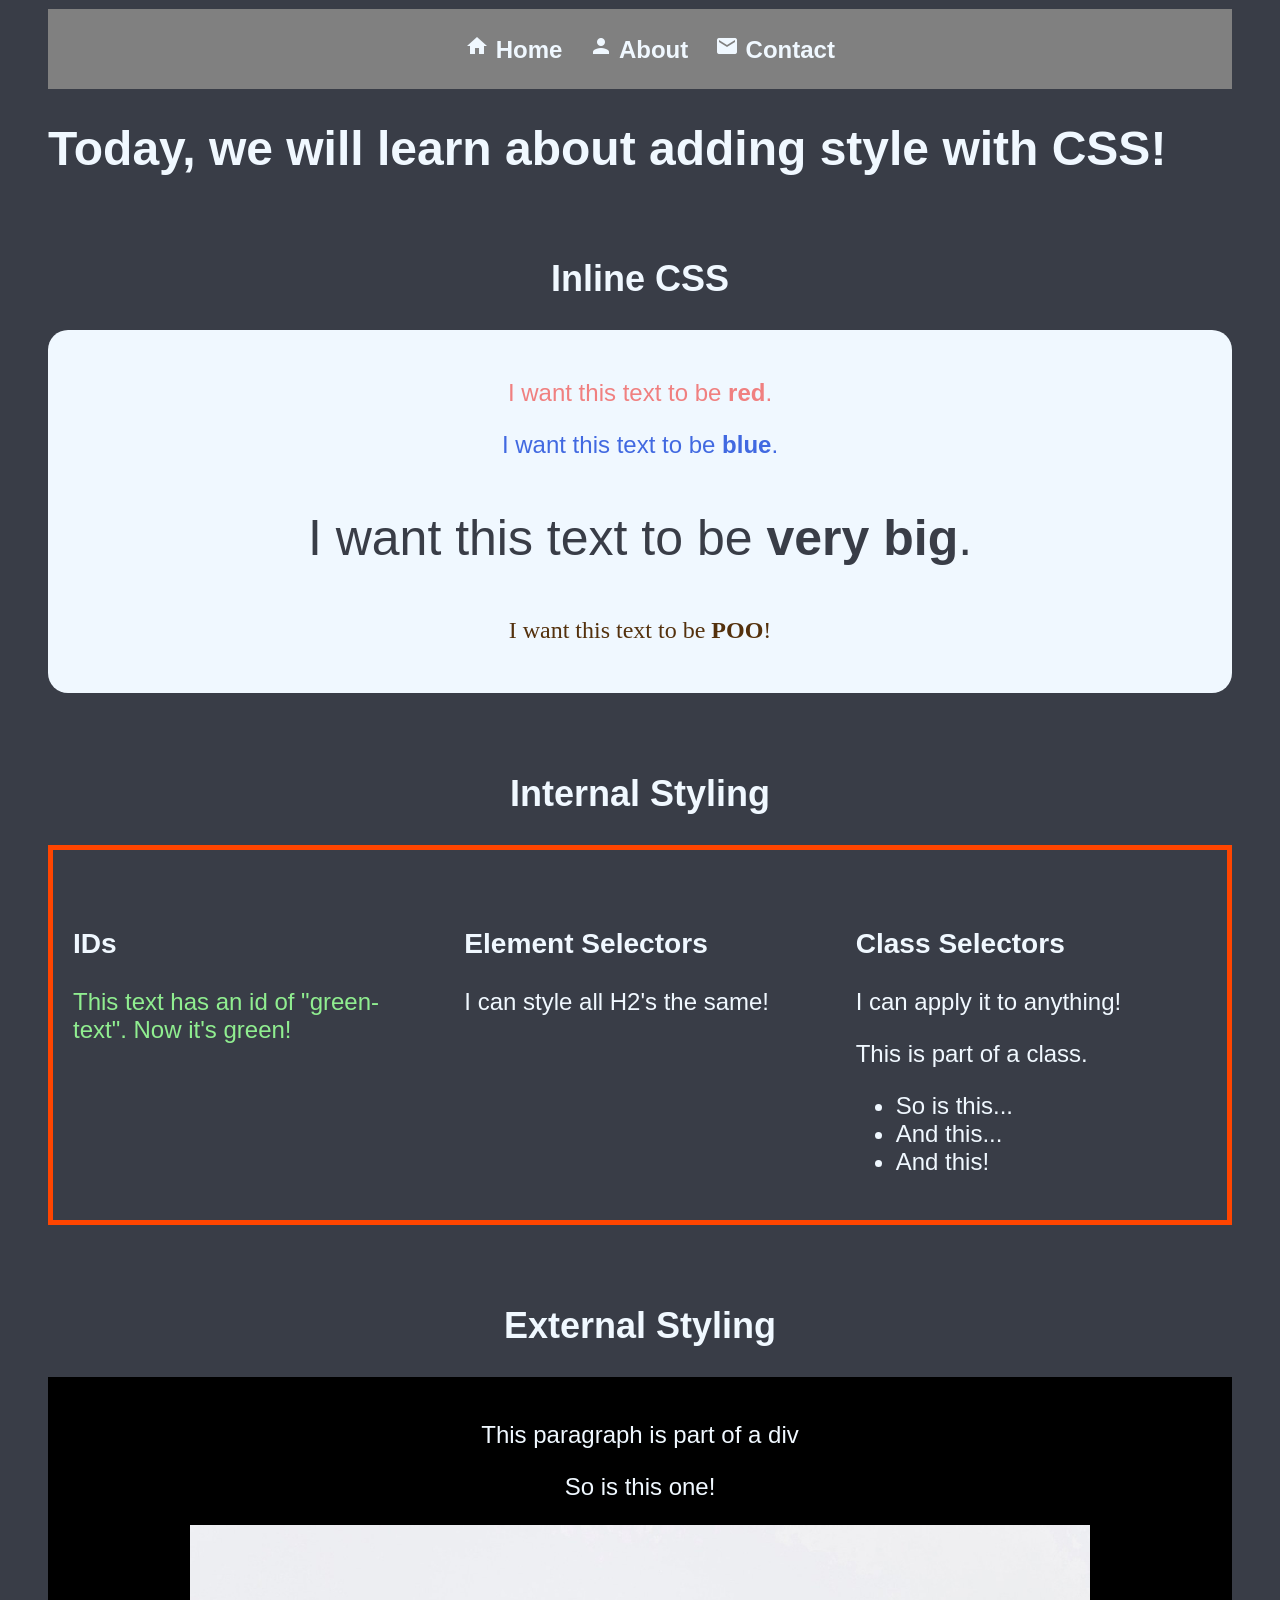
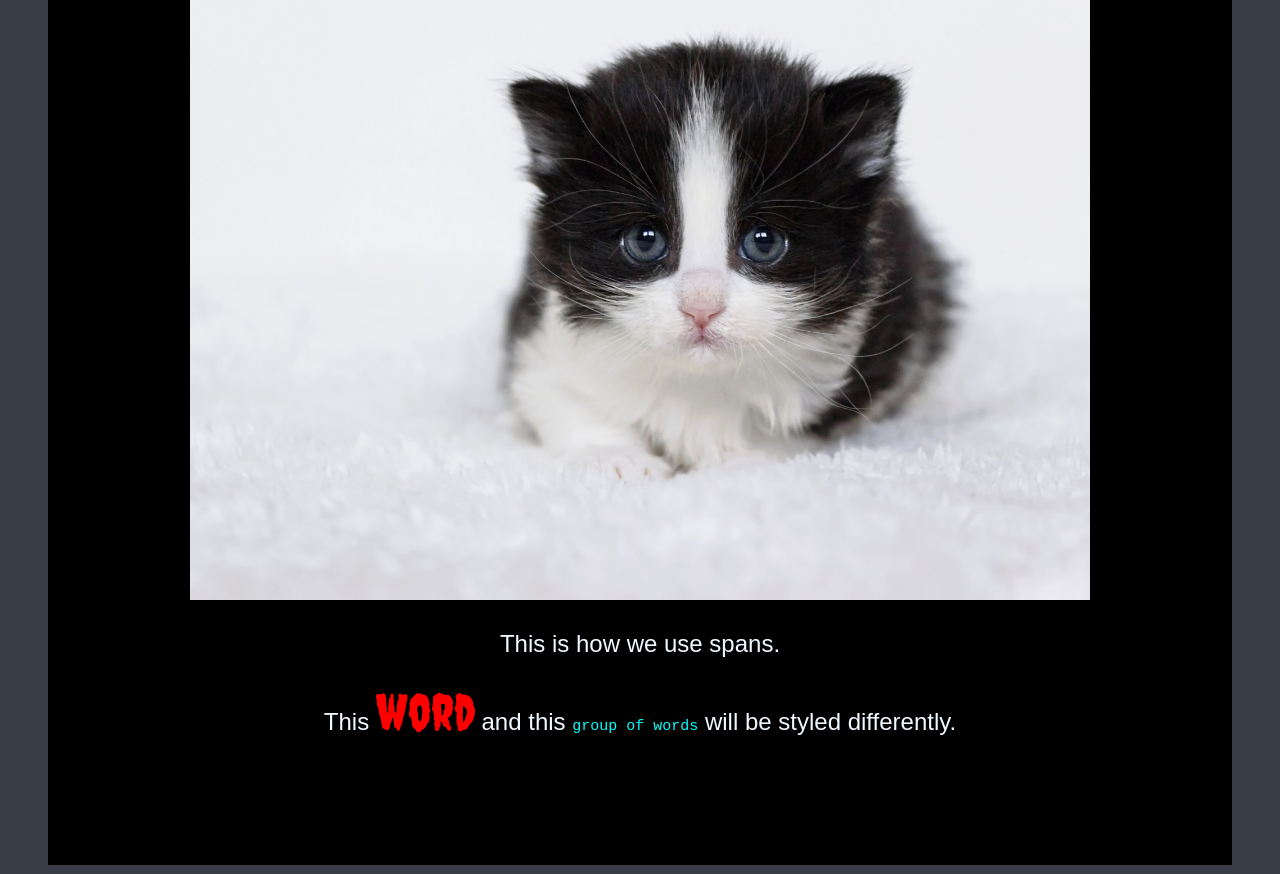
<file: css_demo/index.html>
<!DOCTYPE html>
<html lang="en">
<head>
    <meta charset="UTF-8">
    <meta name="viewport" content="width=device-width, initial-scale=1.0">
    <title>Karina CSS Demo</title>
    <link rel="stylesheet" href="css/style.css">
    <link rel="stylesheet" href="https://fonts.googleapis.com/icon?family=Material+Icons">
    <link href="https://fonts.googleapis.com/css?family=Creepster" rel="stylesheet">
</head>
<body>
    <div class="nav_container">
        <ul class="nav">
            <li><a href="index.html"><i class="material-icons">home</i> Home</a></li>
            <li><a href="about.html"><i class="material-icons">person</i> About</a></li>
            <li><a href="contact.html"><i class="material-icons">email</i> Contact</a></li>
        </ul>
    </div>

    <h1>Today, we will learn about adding style with CSS!</h1>

    <h2>Inline CSS</h2>
    <div class="box">
        <p style="color: lightcoral;">I want this text to be <b>red</b>.</p>
        <p style="color: royalblue;">I want this text to be <b>blue</b>.</p>
        <p style="font-size: 50px;">I want this text to be <b>very big</b>.</p>
        <p style="color: rgb(84, 49, 13); font-family: impact;">I want this text to be <b>POO</b>!</p>
    </div>

    <h2>Internal Styling</h2>
    <div class="container">
        <div class="column">
            <h3>IDs</h3>
            <p id="green-text">This text has an id of "green-text". Now it's green!</p>
            <!-- The id "green-text" can only be used ONCE! -->
        </div>
        <div class="column">
            <h3>Element Selectors</h3>
            <p>I can style all H2's the same!</p>
        </div>
        <div class="column">
            <h3>Class Selectors</h3>
            <p>I can apply it to anything!</p>
            <p class="test">This is part of a class.</p>
            <ul class="test">
                <li>So is this...</li>
                <li>And this...</li>
                <li>And this!</li>
            </ul>
        </div>
    </div>

    <h2>External Styling</h2>
    <div class="copy">
        <p>This paragraph is part of a div</p>
        <p>So is this one!</p>
        <img src="images/kitten.jpg" width="900">
        <p>This is how we use spans.</p>
        <p>This <span id="span1">word</span> and this <span id="span2">group of words</span> will be styled differently.</p>
    </div>
</body>
</html>
</file>
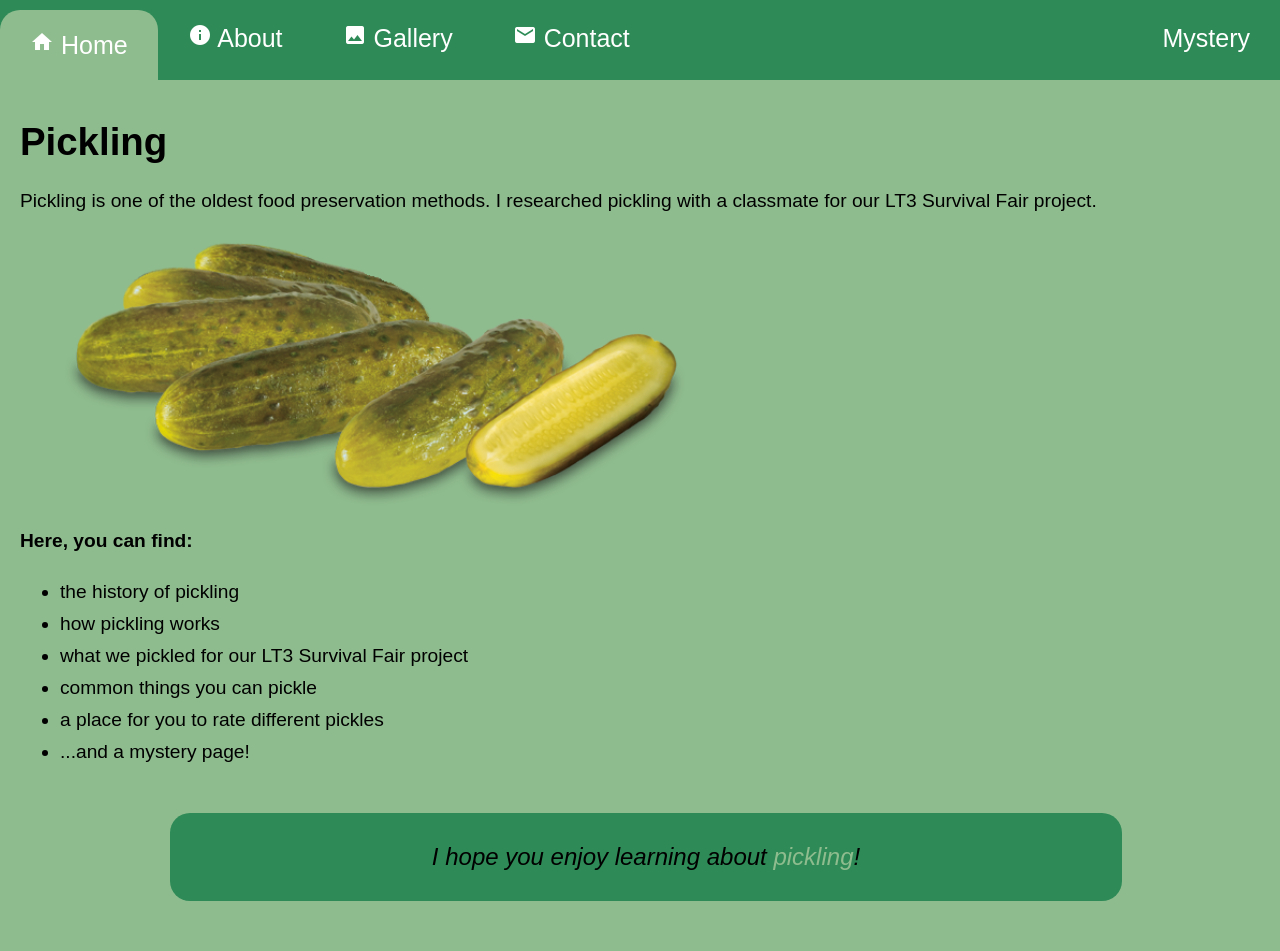
<file: final/index.html>
<!DOCTYPE html>
<html lang="en">
<head>
    <meta charset="UTF-8">
    <meta name="viewport" content="width=device-width, initial-scale=1.0">
    <title>Pickling - Home</title>
    
    <link rel="stylesheet" href="css/style.css">
    <link rel="stylesheet" href="https://fonts.googleapis.com/icon?family=Material+Icons">
    <link rel="icon" type="image/x-icon" href="images/icons/home.png">
    <script type="text/JavaScript" src="js/script.js"></script>
</head>
<body>
    <ul class="nav">
        <li><a class="active" href="index.html"><i class="material-icons">home</i> Home</a></li>
        <li><a href="about.html"><i class="material-icons">info</i> About</a></li>
        <li><a href="gallery.html"><i class="material-icons">photo</i> Gallery</a></li>
        <li><a href="contact.html"><i class="material-icons">mail</i> Contact</a></li>
        <li style="float:right"><a href="mystery.html"><i class="material-icons">question_mark</i> Mystery</a></li>
    </ul>

    <h1>Pickling</h1>

    <p>Pickling is one of the oldest food preservation methods. I researched pickling with a classmate for our LT3 Survival Fair project.</p>
    <img class="enlarge" src="images/pickles.png" width="670">

    <p><b>Here, you can find:</b></p>
    <ul>
        <li>the history of pickling</li>
        <li>how pickling works</li>
        <li>what we pickled for our LT3 Survival Fair project</li>
        <li>common things you can pickle</li>
        <li>a place for you to rate different pickles</li>
        <li>...and a mystery page!</li>
    </ul>

    <p class="block">I hope you enjoy learning about <span style="color: darkseagreen">pickling</span>!</p>

</body>
</html>
</file>
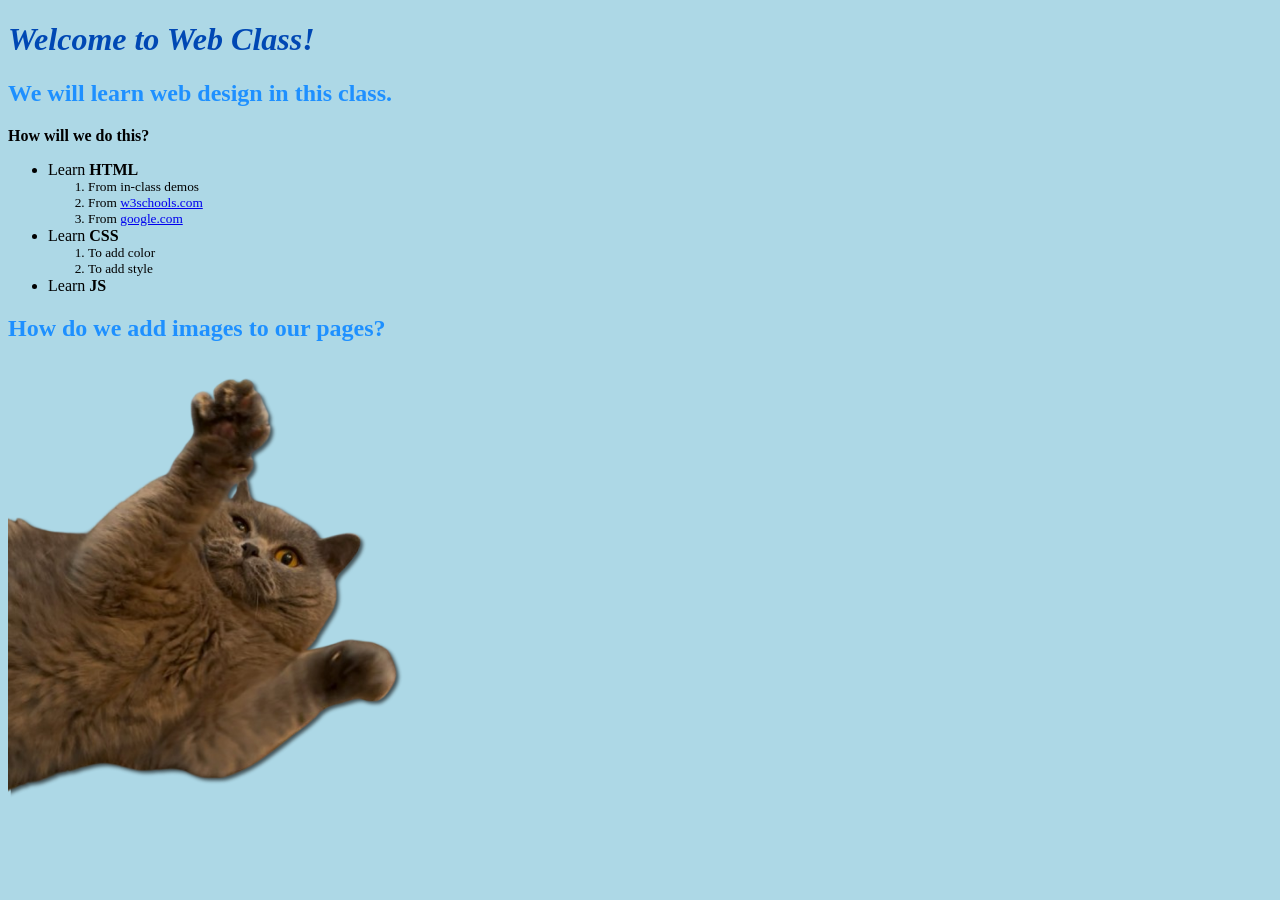
<file: html_demo/index.html>
<!DOCTYPE html>
<html>

    <head>
        <title>Karina | HTML Demo</title>
    </head>

    <body style="background-color: lightblue; font-family: DengXian">
        <h1 style="color: rgb(0, 72, 180);"><i>Welcome to Web Class!</i></h1>

        <h2 style="color: dodgerblue;">We will learn web design in this class.</h2>
        <p><b>How will we do this?</b></p>
        <ul>
            <li>Learn <b>HTML</b></li>
                <ol><small>
                    <li>From in-class demos</li>
                    <li>From <a href="https://www.w3schools.com/" target="_blank">w3schools.com</a></li>
                    <!--short for hyperlink reference-->
                    <li>From <a href="https://www.google.com/" target="_blank">google.com</a></li>
                </small></ol>
            <li>Learn <b>CSS</b></li>
                <ol><small>
                    <li>To add color</li>
                    <li>To add style</li>
                </small></ol>
            <li>Learn <b>JS</b></li>
        </ul>

        <h2 style="color: dodgerblue;">How do we add images to our pages?</h2>
        <img src="images/misty_bgremove.png" width="400" alt="Misty the cat">
    </body>

</html>
</file>
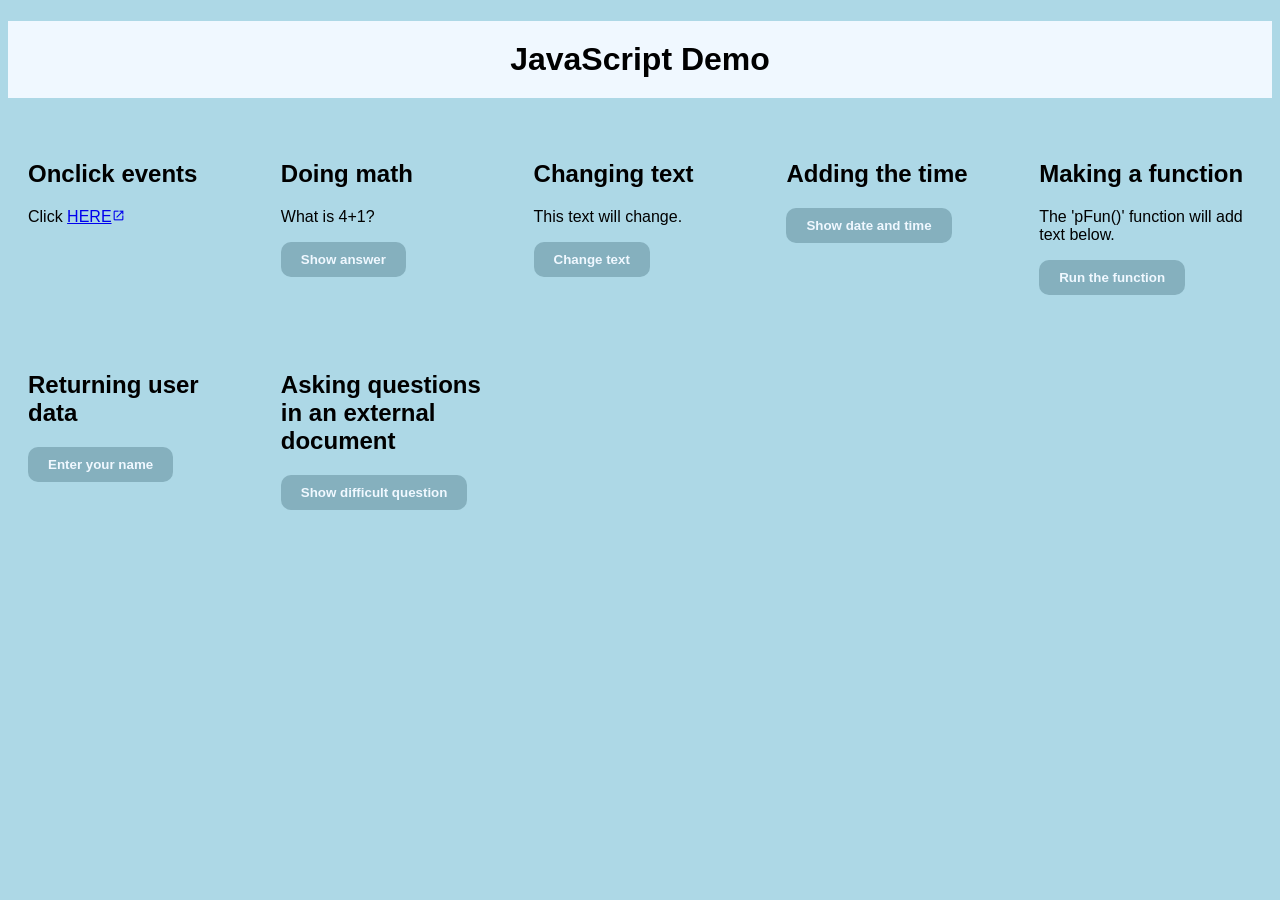
<file: js_demo/index.html>
<!DOCTYPE html>
<html lang="en">
<head>
    <meta charset="UTF-8">
    <meta name="viewport" content="width=device-width, initial-scale=1.0">
    <title>Karina | JS Demo</title>
    <link rel="stylesheet" href="css/style.css">
    <link rel="stylesheet" href="https://fonts.googleapis.com/icon?family=Material+Icons">
    <script type="text/JavaScript" src="js/script.js"></script>
</head>
<body>
    <h1>JavaScript Demo</h1>

    <div class="container">
        <div class="column">
            <h2>Onclick events</h2>
            <p>Click <a href="https://www.google.com" target="_blank" onclick="alert('Warning! You\'ll be leaving my website!\nAre you sure?')">HERE<i class="material-icons" style="font-size: small;">open_in_new</i></a></p>
        </div>
        <div class="column">
            <h2>Doing math</h2>
            <p>What is 4+1?</p>
            <button onclick="document.getElementById('add').innerHTML=4+1">Show answer</button>
            <p id="add"></p>
        </div>
        <div class="column">
            <h2>Changing text</h2>
            <p id="change-text">This text will change.</p>
            <button onclick="document.getElementById('change-text').innerHTML='This text has been changed.'">Change text</button>
        </div>
        <div class="column">
            <h2>Adding the time</h2>
            <button onclick="document.getElementById('date').innerHTML=Date()">Show date and time</button>
            <p id="date"></p>
        </div>
        <div class="column">
            <h2>Making a function</h2>
            <p>The 'pFun()' function will add text below.</p>
            <button onclick="pFun()">Run the function</button>
            <p id="p-fun"></p>
        </div>
    </div>
    <div class="container">
        <div class="column">
            <h2>Returning user data</h2>
            <button onclick="askName()">Enter your name</button>
            <p id="ask-name"></p>
        </div>
        <div class="column">
            <h2>Asking questions in an external document</h2>
            <button onclick = "askQuestion()">Show difficult question</button>
            <p id="question"></p>
        </div>
        <div class="column"></div>
        <div class="column"></div>
        <div class="column"></div>
    </div>

    <script>
        /*alert("Is Irene very smort?");
        alert("Warning!\nI'm not spamming you!");*/

        function pFun() {
            var p = document.getElementById('p-fun');
            p.innerHTML = 'This is the function output.';
            p.style.color = 'blue'
            p.style.fontWeight = 'bold'
        }

        function askName() {
            var nameReturn = document.getElementById('ask-name')
            var name = prompt('Please enter your name in the box below.')
            if (name == '') {
                alert('Type something.')
            } else if (name == 'Irene' | name == 'Taylor' | name == 'Ms. Hollinghsead') {
                nameReturn.innerHTML = name + ' is very smort.'
            } else {
                nameReturn.innerHTML = 'Hello ' + name + '.'
            }
        }
    </script>
</body>
</html>
</file>
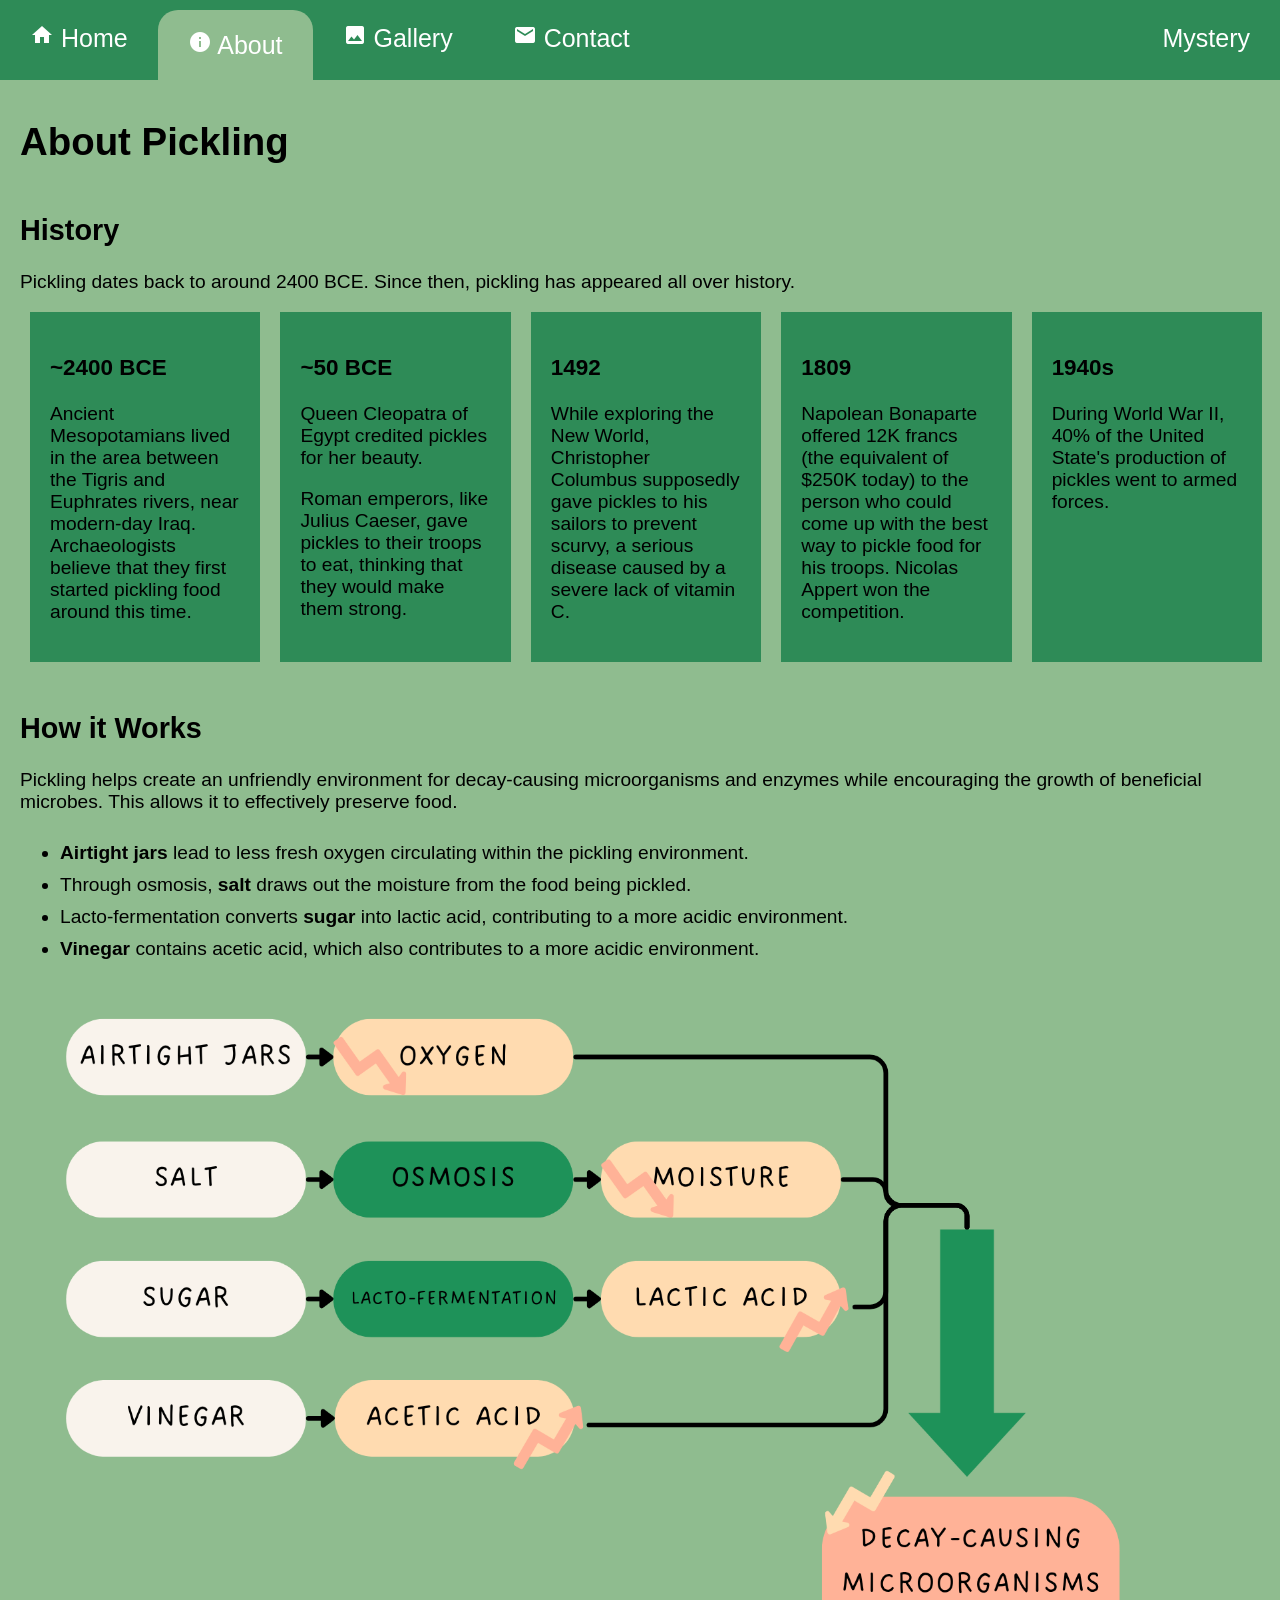
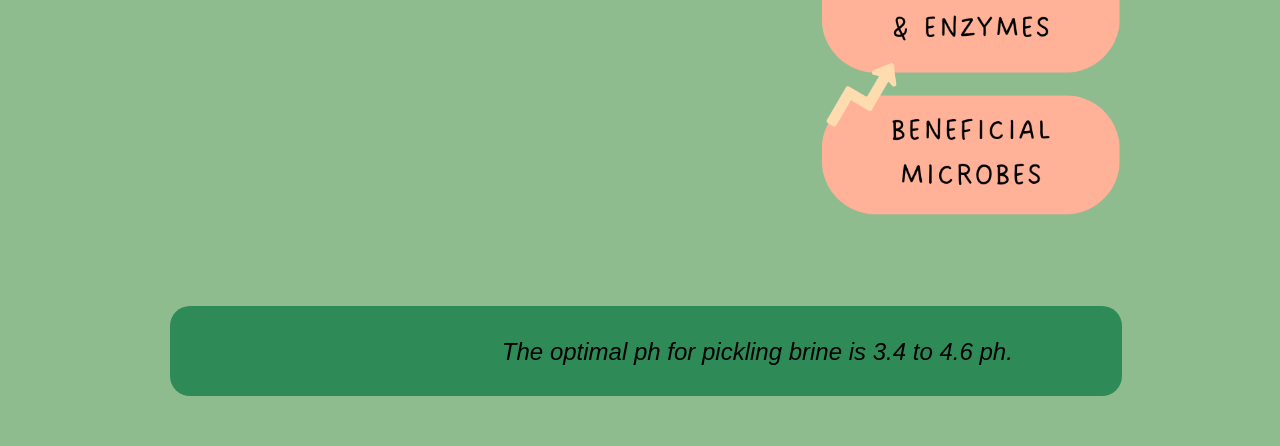
<file: final/about.html>
<!DOCTYPE html>
<html lang="en">
<head>
    <meta charset="UTF-8">
    <meta name="viewport" content="width=device-width, initial-scale=1.0">
    <title>Pickling - About</title>
    
    <link rel="stylesheet" href="css/style.css">
    <link rel="stylesheet" href="https://fonts.googleapis.com/icon?family=Material+Icons">
    <link rel="icon" type="image/x-icon" href="images/icons/info.png">
    <script type="text/JavaScript" src="js/script.js"></script>

    <style>
        .column {
            background-color: seagreen;
        }
    </style>
</head>
<body>
    <ul class="nav">
        <li><a href="index.html"><i class="material-icons">home</i> Home</a></li>
        <li><a class="active" href="about.html"><i class="material-icons">info</i> About</a></li>
        <li><a href="gallery.html"><i class="material-icons">photo</i> Gallery</a></li>
        <li><a href="contact.html"><i class="material-icons">email</i> Contact</a></li>
        <li style="float:right"><a href="mystery.html"><i class="material-icons">question_mark</i> Mystery</a></li>
    </ul>

    <h1>About Pickling</h1>

    <h2>History</h2>
    <p>Pickling dates back to around 2400 BCE. Since then, pickling has appeared all over history.</p>
    <div class="container">
        <div class="column enlarge">
            <h3>~2400 BCE</h3>
            <p>Ancient Mesopotamians lived in the area between the Tigris and Euphrates rivers, near modern-day Iraq. Archaeologists believe that they first started pickling food around this time.</p>
        </div>
        <div class="column enlarge">
            <h3>~50 BCE</h3>
            <p>Queen Cleopatra of Egypt credited pickles for her beauty.</p>
            <p>Roman emperors, like Julius Caeser, gave pickles to their troops to eat, thinking that they would make them strong.</p>
        </div>
        <div class="column enlarge">
            <h3>1492</h3>
            <p>While exploring the New World, Christopher Columbus supposedly gave pickles to his sailors to prevent scurvy, a serious disease caused by a severe lack of vitamin C.</p>
        </div>
        <div class="column enlarge">
            <h3>1809</h3>
            <p>Napolean Bonaparte offered 12K francs (the equivalent of $250K today) to the person who could come up with the best way to pickle food for his troops. Nicolas Appert won the competition.</p>
        </div>
        <div class="column enlarge">
            <h3>1940s</h3>
            <p>During World War II, 40% of the United State's production of pickles went to armed forces.</p>
        </div>
    </div>

    <h2>How it Works</h2>
    <p>Pickling helps create an unfriendly environment for decay-causing microorganisms and enzymes while encouraging the growth of beneficial microbes. This allows it to effectively preserve food.</p>
    <ul>
        <li><b>Airtight jars</b> lead to less fresh oxygen circulating within the pickling environment.</li>
        <li>Through osmosis, <b>salt</b> draws out the moisture from the food being pickled.</li>
        <li>Lacto-fermentation converts <b>sugar</b> into lactic acid, contributing to a more acidic environment.</li>
        <li><b>Vinegar</b> contains acetic acid, which also contributes to a more acidic environment.</li>
    </ul>
    <img src="images/how_it_works.png" alt="diagram depicting how airtight jars, salt, sugar, and vinegar all contribute to food preservation" width="1150">

    <p class="block"><i class="material-icons">lightbulb</i> The optimal ph for pickling brine is 3.4 to 4.6 ph.</p>

</body>
</html>
</file>
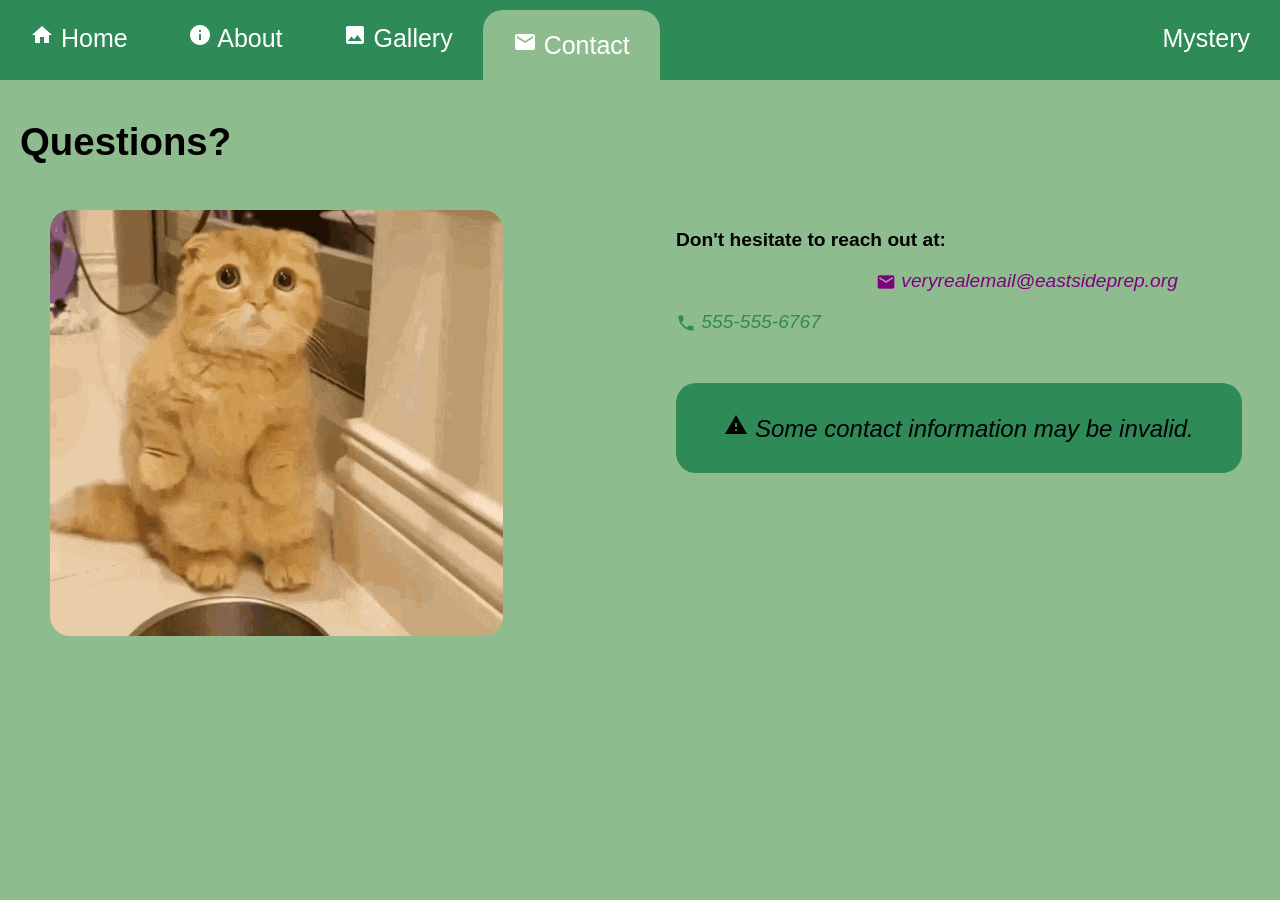
<file: final/contact.html>
<!DOCTYPE html>
<html lang="en">
<head>
    <meta charset="UTF-8">
    <meta name="viewport" content="width=device-width, initial-scale=1.0">
    <title>Pickling - Contact</title>
    
    <link rel="stylesheet" href="css/style.css">
    <link rel="stylesheet" href="https://fonts.googleapis.com/icon?family=Material+Icons">
    <link rel="icon" type="image/x-icon" href="images/icons/mail.png">
    <script type="text/JavaScript" src="js/script.js"></script>

    <style>
        .small {
            font-size: 20px;
            vertical-align: bottom;
        }
    </style>
</head>
<body>
    <ul class="nav">
        <li><a href="index.html"><i class="material-icons">home</i> Home</a></li>
        <li><a href="about.html"><i class="material-icons">info</i> About</a></li>
        <li><a href="gallery.html"><i class="material-icons">photo</i> Gallery</a></li>
        <li><a class="active" href="contact.html"><i class="material-icons">email</i> Contact</a></li>
        <li style="float:right"><a href="mystery.html"><i class="material-icons">question_mark</i> Mystery</a></li>
    </ul>

    <h1>Questions?</h1>

    <div class="container">
        <div class="column">
            <img class="enlarge" src="images/curious_cat.gif" width="80%" style="border-radius: 20px;">
        </div>
        <div class="column">
            <p><b>Don't hesitate to reach out at:</b></p>
            <p style="color: purple;"><i class="material-icons small">alternate_email</i> <i>veryrealemail@eastsideprep.org</i></p>
            <p style="color: seagreen;"><i class="material-icons small">call</i> <i>555-555-6767</i></p>

            <p class="block" style="margin: 50px 0px;"><i class="material-icons">warning</i> Some contact information may be invalid.</p>
        </div>
    </div>
</body>
</html>
</file>
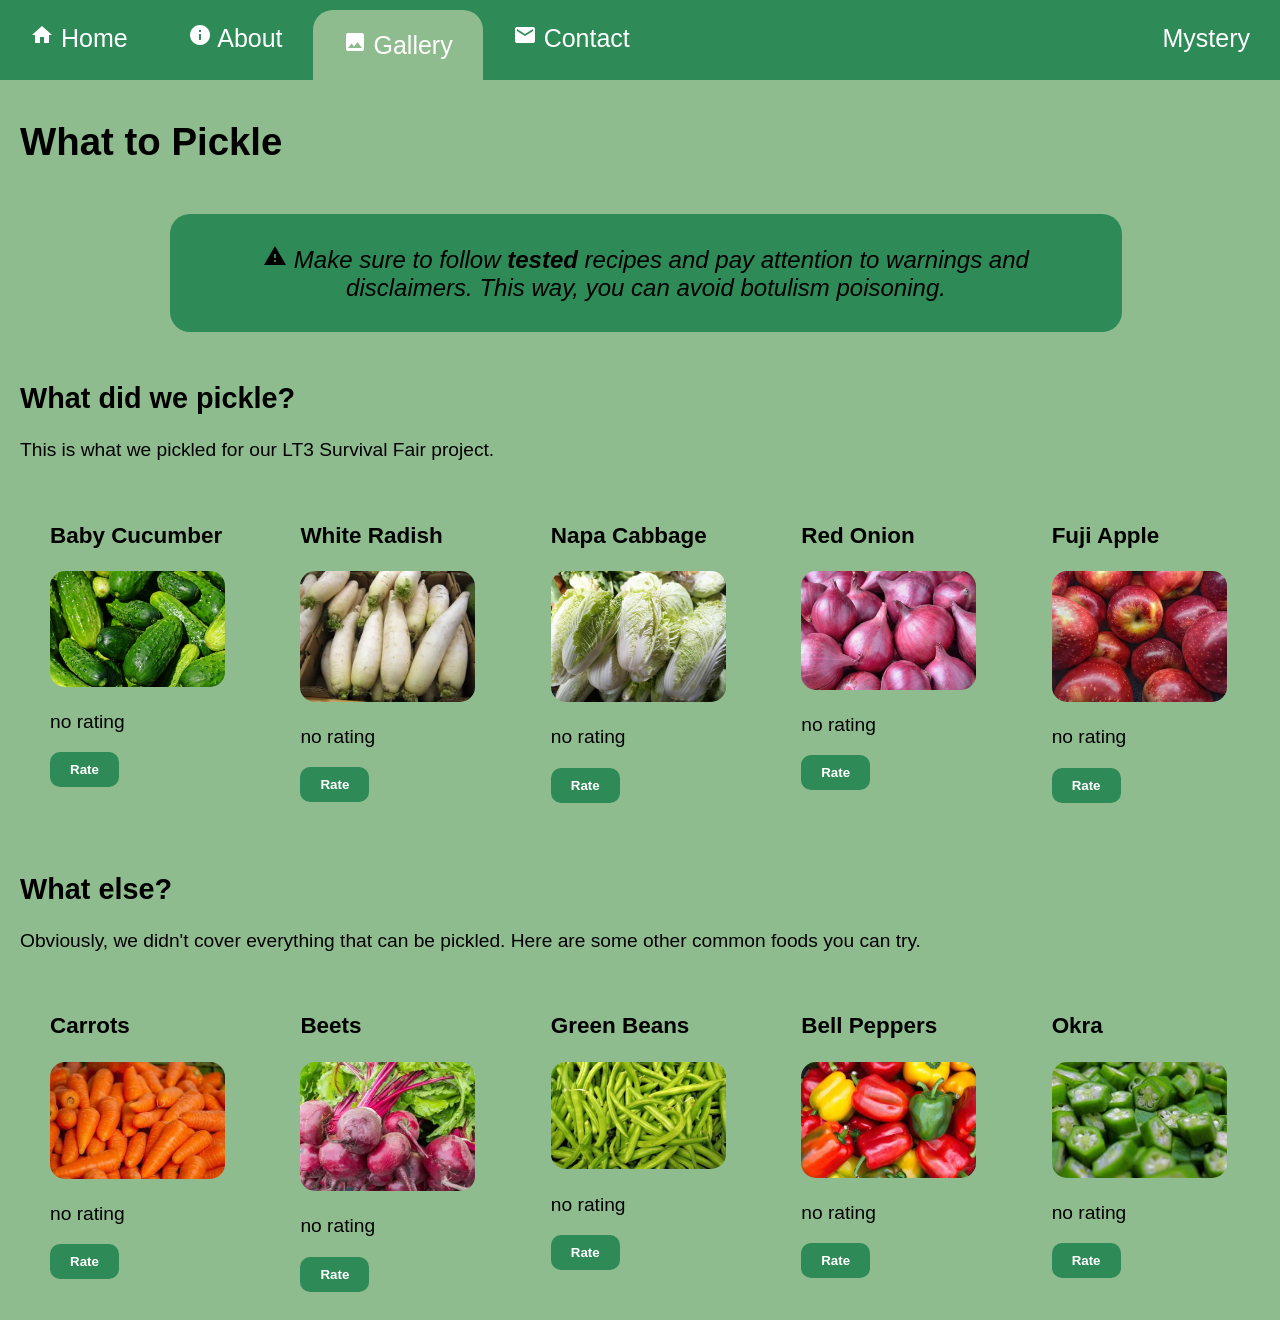
<file: final/gallery.html>
<!DOCTYPE html>
<html lang="en">
<head>
    <meta charset="UTF-8">
    <meta name="viewport" content="width=device-width, initial-scale=1.0">
    <title>Pickling - Gallery</title>

    <link rel="stylesheet" href="css/style.css">
    <link rel="stylesheet" href="https://fonts.googleapis.com/icon?family=Material+Icons">
    <link rel="icon" type="image/x-icon" href="images/icons/photo.png">
    <script type="text/JavaScript" src="js/script.js"></script>

    <style>
        img {
            border-radius: 15px;
        }
    </style>
</head>
<body>
    <ul class="nav">
        <li><a href="index.html"><i class="material-icons">home</i> Home</a></li>
        <li><a href="about.html"><i class="material-icons">info</i> About</a></li>
        <li><a class="active" href="gallery.html"><i class="material-icons">photo</i> Gallery</a></li>
        <li><a href="contact.html"><i class="material-icons">email</i> Contact</a></li>
        <li style="float:right"><a href="mystery.html"><i class="material-icons">question_mark</i> Mystery</a></li>
    </ul>

    <h1>What to Pickle</h1>

    <p class="block"><i class="material-icons">warning</i> Make sure to follow <b>tested</b> recipes and pay attention to warnings and disclaimers. This way, you can avoid botulism poisoning.</p>

    <h2>What did we pickle?</h2>
    <p>This is what we pickled for our LT3 Survival Fair project.</p>
    <div class="container">
        <div class="column">
            <h3>Baby Cucumber</h3>
            <img class="enlarge" src="images/gallery/cucumber.jpg" alt="baby cucumber" width="175">
            <p id="cucumber">no rating</p>
            <button onclick="rate('cucumber')">Rate</button>
        </div>
        <div class="column">
            <h3>White Radish</h3>
            <img class="enlarge" src="images/gallery/radish.webp" alt="white radish" width="175">
            <p id="radish">no rating</p>
            <button onclick="rate('radish')">Rate</button>
        </div>
        <div class="column">
            <h3>Napa Cabbage</h3>
            <img class="enlarge" src="images/gallery/cabbage.jpg" alt="napa cabbage" width="175">
            <p id="cabbage">no rating</p>
            <button onclick="rate('cabbage')">Rate</button>
        </div>
        <div class="column">
            <h3>Red Onion</h3>
            <img class="enlarge" src="images/gallery/onion.jpg" alt="red onion" width="175">
            <p id="onion">no rating</p>
            <button onclick="rate('onion')">Rate</button>
        </div>
        <div class="column">
            <h3>Fuji Apple</h3>
            <img class="enlarge" src="images/gallery/apple.jpg" alt="Fuji apple" width="175">
            <p id="apple">no rating</p>
            <button onclick="rate('apple')">Rate</button>
        </div>
    </div>

    <h2>What else?</h2>
    <p>Obviously, we didn't cover everything that can be pickled. Here are some other common foods you can try.</p>
    <div class="container">
        <div class="column">
            <h3>Carrots</h3>
            <img class="enlarge" src="images/gallery/carrot.webp" alt="carrots" width="175">
            <p id="carrots">no rating</p>
            <button onclick="rate('carrots')">Rate</button>
        </div>
        <div class="column">
            <h3>Beets</h3>
            <img class="enlarge" src="images/gallery/beet.webp" alt="beets" width="175">
            <p id="beets">no rating</p>
            <button onclick="rate('beets')">Rate</button>
        </div>
        <div class="column">
            <h3>Green Beans</h3>
            <img class="enlarge" src="images/gallery/green_bean.webp" alt="green beans" width="175">
            <p id="green_beans">no rating</p>
            <button onclick="rate('green_beans')">Rate</button>
        </div>
        <div class="column">
            <h3>Bell Peppers</h3>
            <img class="enlarge" src="images/gallery/bell_pepper.webp" alt="bell peppers" width="175">
            <p id="peppers">no rating</p>
            <button onclick="rate('peppers')">Rate</button>
        </div>
        <div class="column">
            <h3>Okra</h3>
            <img class="enlarge" src="images/gallery/okra.webp" alt="okra" width="175">
            <p id="okra">no rating</p>
            <button onclick="rate('okra')">Rate</button>
        </div>
    </div>
</body>
</html>
</file>
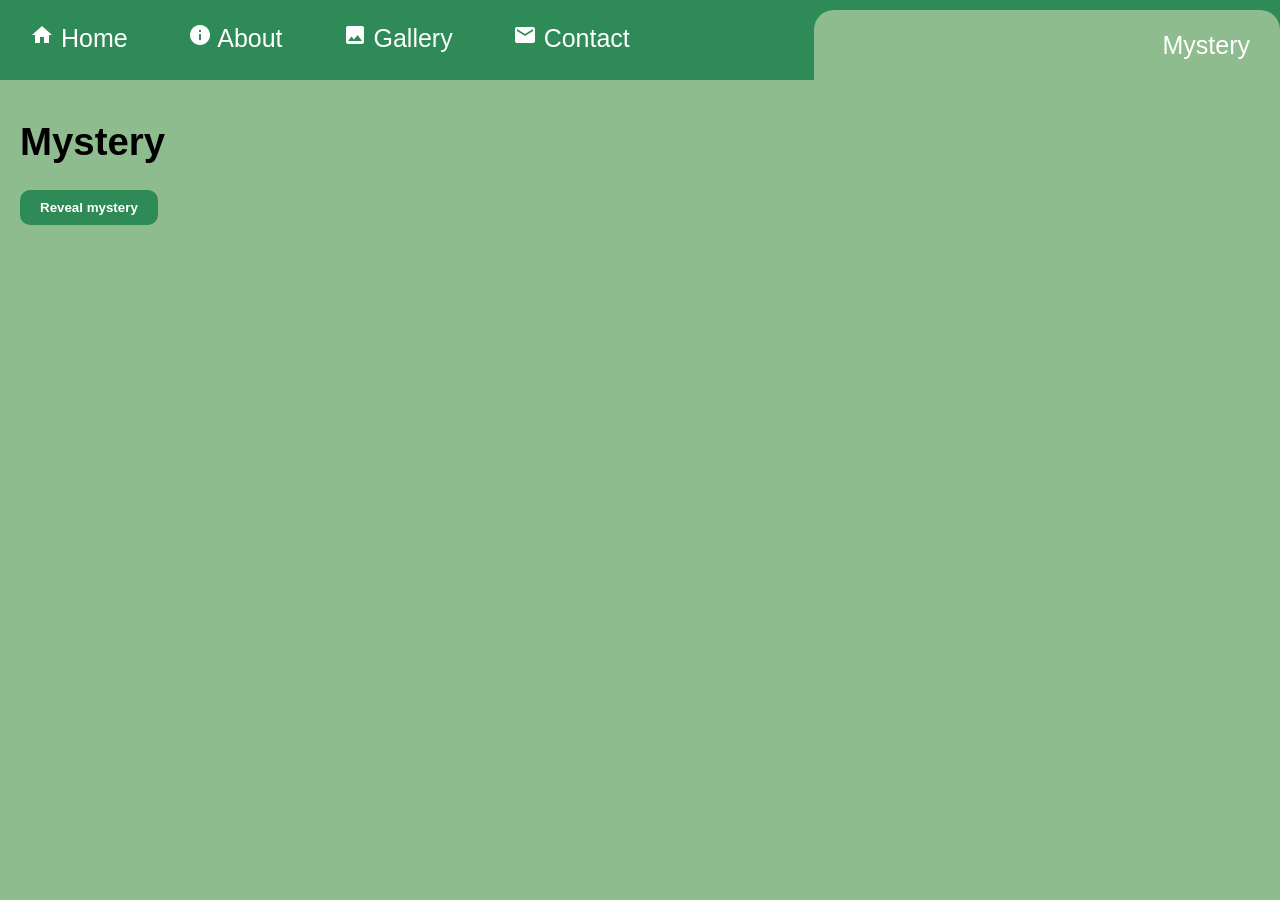
<file: final/mystery.html>
<!DOCTYPE html>
<html lang="en">
<head>
    <meta charset="UTF-8">
    <meta name="viewport" content="width=device-width, initial-scale=1.0">
    <title>Pickling - Mystery</title>
    
    <link rel="stylesheet" href="css/style.css">
    <link rel="stylesheet" href="https://fonts.googleapis.com/icon?family=Material+Icons">
    <link rel="icon" type="image/x-icon" href="images/icons/question_mark.png">
    <script type="text/JavaScript" src="js/script.js"></script>
</head>
<body>
    <ul class="nav">
        <li><a href="index.html"><i class="material-icons">home</i> Home</a></li>
        <li><a href="about.html"><i class="material-icons">info</i> About</a></li>
        <li><a href="gallery.html"><i class="material-icons">photo</i> Gallery</a></li>
        <li><a href="contact.html"><i class="material-icons">email</i> Contact</a></li>
        <li style="float:right"><a class="active" href="mystery.html"><i class="material-icons">question_mark</i> Mystery</a></li>
    </ul>

    <h1>Mystery</h1>

    <p id="dreveal"></p>
    <button id="reveal" onclick="mystery()">Reveal mystery</button>
</body>
</html>
</file>
<file: css_demo/css/style.css>
body {
    background-color: #393D47;
    font-family: "Arial";
    font-size: x-large;
    color: aliceblue;
    padding: 1px;
    padding-left: 40px;
    padding-right: 40px;
}
#green-text {
    color: lightgreen;
}
h2 {
    padding-top: 50px;
    text-align: center;
}
h3 {
    padding-top: 30px;
}
.test {
    font-family: Impact, Haettenschweiler, 'Arial Narrow Bold', sans-serif
}
.box {
    text-align: center;
    border-radius: 20px;
    background-color: aliceblue;
    padding: 25px;
    color: #393D47
}

a {
    color: aliceblue;
    font-weight: bold;
    text-decoration: none;
}
a:hover {
    color:black;
    background-color: aliceblue;
}

.container {
    display: flex;
    margin: 0 auto;
    border: 5px solid orangered;
}
.column {
    flex: 1;
    padding: 20px;
}
@media (max-width: 768px) {
    .container {
        flex-direction: column;
    }
}

.nav_container {
    background-color: gray;
    padding: 1px;
}
.nav {
    text-align: center;
}
.nav li {
    display:inline;
    margin-right:20px
}

.copy {
    text-align: center;
    background-color: black;
    padding: 100px;
    padding-top: 20px;
}

#span1 {
    color: red;
    font-size: 50px;
    font-family: "Creepster";
}
#span2 {
    color: cyan;
    font-size: 15px;
    font-family: monospace;
}
</file>
<file: final/css/style.css>
/* general */

body {
  font-family: Arial, Helvetica, sans-serif;
  background-color: darkseagreen;
  margin-left: 20px;
  font-size: larger;
}

h1 {
  margin-top: 120px;
}

h2 {
  margin-top: 50px;
}

li {
  padding-top: 10px;
}

/* navigation bar */

.nav {
  list-style-type: none;
  margin: 0px;
  margin-left: -20px;
  padding: 0px;
  overflow: hidden;
  background-color: seagreen;
  position: fixed;
  top: 0px;
  width: 100%;
  z-index: 1000;
}

.nav li {
  float: left;
}

.nav li a {
  display: block;
  color: white;
  font-size: 25px;
  text-align: center;
  padding: 13px 30px;
  text-decoration: none;
}

.nav li a:hover:not(.active) {
  background-color: purple;
  border-radius: 20px 20px 0px 0px;
  padding: 20px 30px;
}

.nav li a.active {
  background-color: darkseagreen;
  border-radius: 20px 20px 0px 0px;
  padding: 20px 30px;
}

/* columns */

.container {
  display: flex;
  margin: 0 auto;
}

.column {
  flex: 1;
  padding: 20px;
  margin: 0px 10px;
}

@media (max-width: 768px) {
  .container {
    flex-direction: column;
  }
}

/* button */

button {
  background-color: seagreen;
  color:white;
  border-radius: 10px;
  padding: 10px 20px;
  border: none;
  cursor: pointer;
  font-weight: bold;
}
button:hover {
    background-color: purple;
}

/* block */

.block {
  text-align: center;
  font-size: x-large;
  background-color: seagreen;
  border-radius: 20px;
  padding: 30px;
  margin: 50px 150px;
  font-style: italic;
}

/* animation */

.enlarge {
  overflow: hidden;
  transition: transform 0.3s ease;
}

.enlarge:hover {
  transform: scale(1.1);
}
</file>
<file: js_demo/css/style.css>
body {
    background-color: lightblue;
    font-family: "Arial";
}
h1 {
    text-align: center;
    background-color: aliceblue;
    padding:20px;
}

.container {
    display: flex;
    margin: 0 auto;
}
.column {
    flex: 1;
    padding: 20px;
}
@media (max-width: 768px) {
    .container {
        flex-direction: column;
    }
}

button {
  background-color: rgb(133, 176, 190);
  color:aliceblue;
  border-radius: 10px;
  padding: 10px 20px;
  border: none;
  cursor: pointer;
  font-weight: bold;
}
button:hover {
    background-color: rgb(103, 146, 160);
}
</file>
